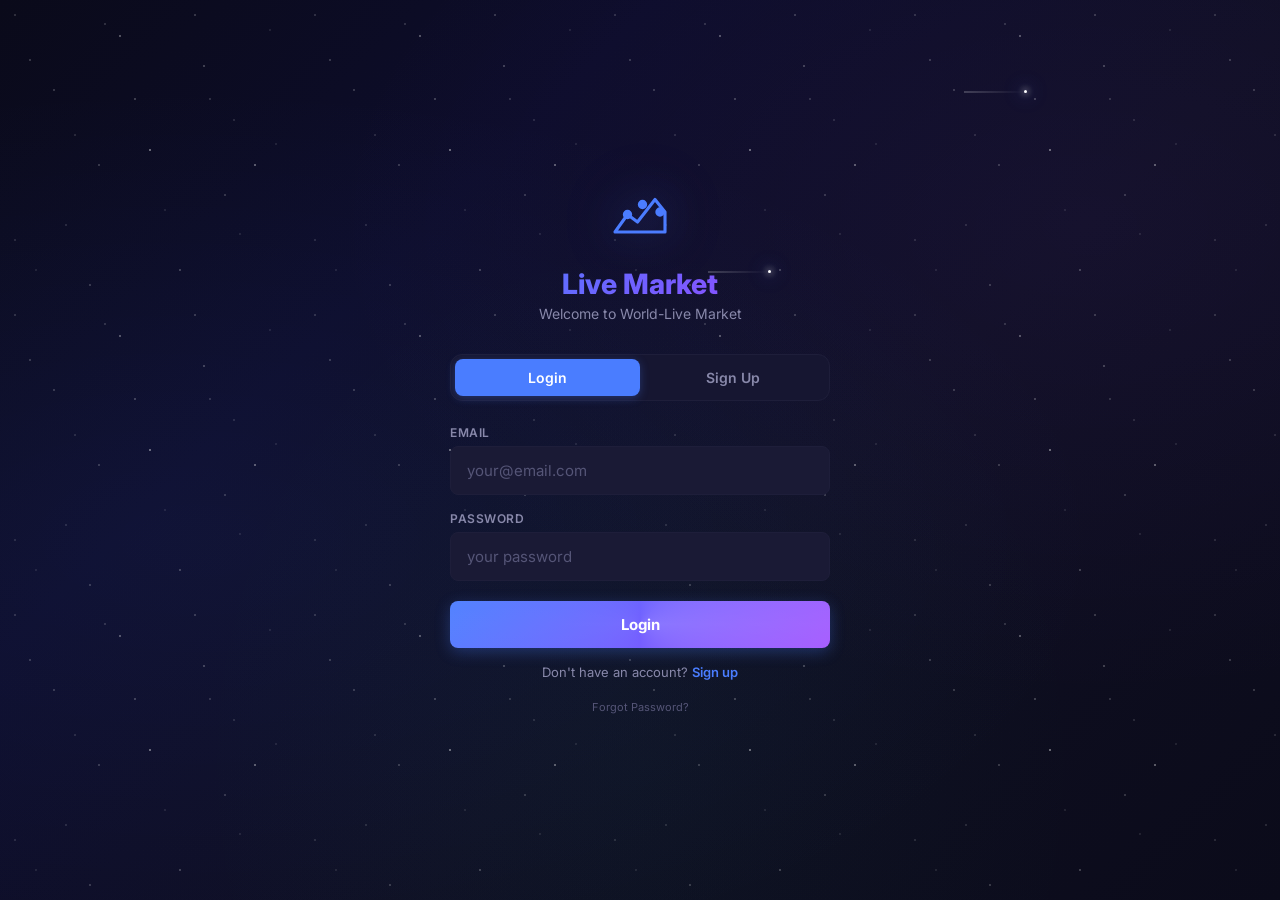
<file: index.html>
<!DOCTYPE html>
<html lang="en">
<head>
<meta charset="UTF-8">
<meta name="viewport" content="width=device-width, initial-scale=1.0, maximum-scale=1.0, user-scalable=no">
<meta name="theme-color" content="#0f0f23" id="metaThemeColor">
<title>Live Market - World-Live Market</title>
<link rel="stylesheet" href="style.css">
<link rel="preconnect" href="https://fonts.googleapis.com">
<link href="https://fonts.googleapis.com/css2?family=Inter:wght@300;400;500;600;700;800&display=swap" rel="stylesheet">
</head>
<body>

<div id="authPage" class="page active">
<div class="shooting-star"></div>
<div class="shooting-star s2"></div>
<div class="auth-container">
<div class="auth-logo">
<div class="logo-icon">
<svg class="auth-market-icon" viewBox="0 0 48 48" fill="none" stroke="url(#lg)" stroke-width="2.5" stroke-linecap="round" stroke-linejoin="round">
<defs><linearGradient id="lg" x1="0" y1="0" x2="48" y2="48"><stop offset="0%" stop-color="#4a7dff"/><stop offset="100%" stop-color="#9945FF"/></linearGradient></defs>
<path d="M4 36l10-14 8 6 14-18 8 10v16H4z"/>
<circle cx="14" cy="22" r="2.5" fill="url(#lg)"/>
<circle cx="26" cy="14" r="2.5" fill="url(#lg)"/>
<circle cx="40" cy="20" r="2.5" fill="url(#lg)"/>
</svg>
</div>
<h1>Live Market</h1>
<p class="auth-subtitle">Welcome to World-Live Market</p>
</div>
<div class="auth-tabs">
<button class="auth-tab active" data-tab="login">Login</button>
<button class="auth-tab" data-tab="signup">Sign Up</button>
</div>
<form id="loginForm" class="auth-form active">
<div class="input-group"><label>Email</label><input type="email" id="loginEmail" placeholder="your@email.com" required></div>
<div class="input-group"><label>Password</label><input type="password" id="loginPassword" placeholder="your password" required></div>
<button type="submit" class="auth-btn primary-btn">Login</button>
<p class="auth-switch">Don't have an account? <a href="#" id="switchToSignup">Sign up</a></p>
<p class="auth-switch" style="margin-top:4px;font-size:11px;color:var(--text3)"><a href="#" id="forgotPwdLink" style="color:var(--text3);font-weight:400">Forgot Password?</a></p>
</form>
<form id="signupForm" class="auth-form">
<div class="input-group"><label>Email</label><input type="email" id="signupEmail" placeholder="your@email.com" required></div>
<div class="input-group"><label>Password</label><input type="password" id="signupPassword" placeholder="Min 6 characters" required minlength="6"></div>
<div class="input-group"><label>Confirm Password</label><input type="password" id="signupConfirm" placeholder="Confirm password" required minlength="6"></div>
<button type="submit" class="auth-btn primary-btn">Create Account</button>
<p class="auth-switch">Already have an account? <a href="#" id="switchToLogin">Login</a></p>
</form>
<div id="authError" class="auth-error hidden"></div>
</div>
</div>

<div id="loadingPage" class="page">
<div class="loading-container">
<div class="loader-ring"><div class="loader-coin">
<svg class="loader-stock" viewBox="0 0 40 40" fill="none" stroke="#4a7dff" stroke-width="2.5" stroke-linecap="round" stroke-linejoin="round">
<path d="M4 34l8-12 6 5 10-16 8 10v13H4z"/>
<circle cx="12" cy="22" r="2" fill="#4a7dff"/>
<circle cx="22" cy="11" r="2" fill="#4a7dff"/>
<circle cx="34" cy="17" r="2" fill="#4a7dff"/>
</svg>
</div></div>
<h2 class="loading-title">Loading Your Dashboard</h2>
<div class="loading-bar"><div class="loading-bar-fill" id="loadingBarFill"></div></div>
<p class="loading-subtitle" id="loadingStatus">Fetching real-time market data...</p>
</div>
</div>

<div id="dashboardPage" class="page">
<header class="dashboard-header">
<div class="header-top">
<div class="header-left"><h2 class="greeting" id="greetingText">Hello, User</h2><p class="header-date" id="currentDate"></p></div>
<div class="header-right"><div class="live-toggle" id="liveToggle"><div class="connection-dot" id="connectionDot"></div><span class="connection-text" id="connectionText">Live</span><span class="toggle-arrow">&#9660;</span></div><div class="toggle-dropdown hidden" id="toggleDropdown"><div class="toggle-option active" data-mode="on"><span class="toggle-dot on"></span><span>On</span></div><div class="toggle-option" data-mode="off"><span class="toggle-dot off"></span><span>Off</span></div></div></div>
</div>
</header>

<main class="dashboard-content">

<div id="homePage" class="tab-content active">
<div class="portfolio-card" id="portfolioCard">
<p class="portfolio-label">World Live Market</p>
<h1 class="portfolio-value" id="portfolioValue">$0.00</h1>
<div class="portfolio-change" id="portfolioChange"><span class="change-indicator">&#9679;</span><span id="marketStatus">Live 24h</span></div>
</div>
<div class="section-header"><h3>Top Cryptocurrencies</h3><span class="update-badge" id="updateBadge">Live</span></div>
<div class="crypto-list" id="homeCryptoList"></div>
</div>

<div id="marketPage" class="tab-content">
<div class="market-search"><input type="text" id="marketSearch" placeholder="Search coins..." autocomplete="off"></div>
<div class="section-header"><h3>Forex Analytical Board</h3><span class="coin-count" id="coinCount">0 coins</span></div>
<div class="market-summary-strip">
<div class="summary-item"><span class="summary-label">BTC Dominance</span><span class="summary-value" id="btcDominance">--%</span></div>
<div class="summary-item"><span class="summary-label">Total Vol 24H</span><span class="summary-value" id="totalVolume">--</span></div>
<div class="summary-item"><span class="summary-label">Top Gainer</span><span class="summary-value positive" id="topGainers">--</span></div>
<div class="summary-item"><span class="summary-label">Top Loser</span><span class="summary-value negative" id="topLosers">--</span></div>
</div>
<div class="analytical-board" id="marketCryptoList"></div>

<div class="market-section">
<div class="section-header"><h3>&#127758; Top 15 Stock Markets by Country</h3><span class="update-badge" id="countryUpdateBadge">Live</span></div>
<div class="country-stocks-grid" id="countryStocksGrid"></div>
</div>

<div class="market-section">
<div class="section-header"><h3>&#128187; Tech Giants Stocks</h3><span class="update-badge" id="techUpdateBadge">Live</span></div>
<div class="crypto-list" id="techStocksList"></div>
</div>
</div>

<div id="notifPage" class="tab-content">
<div class="section-header"><h3>&#128276; Alerts &amp; Updates</h3><button class="notif-clear-btn" id="notifClearAll">Clear All</button></div>
<div class="notif-page-list" id="notifPageList">
<div class="notif-empty-state">
<div class="notif-empty-icon">&#128276;</div>
<div class="notif-empty-title">No notifications yet</div>
<div class="notif-empty-desc">You'll receive market updates, price alerts, and system messages here.</div>
</div>
</div>
</div>

<div id="portfolioPage" class="tab-content">
<div class="section-header"><h3>&#128188; Wallet & Portfolio</h3><span class="portfolio-balance" id="portfolioBalanceLabel">Balance: <strong id="portfolioBalanceVal">$10,000.00</strong></span></div>
<div class="portfolio-summary-strip">
<div class="ps-item"><span class="ps-label">Total Value</span><span class="ps-value" id="psTotalVal">$0.00</span></div>
<div class="ps-item"><span class="ps-label">P&L Today</span><span class="ps-value" id="psPnl">$0.00</span></div>
<div class="ps-item"><span class="ps-label">Open Trades</span><span class="ps-value" id="psTrades">0</span></div>
<div class="ps-item"><span class="ps-label">Win Rate</span><span class="ps-value" id="psWinRate">0%</span></div>
</div>
<div class="wallet-actions">
<button class="wallet-action-btn" id="walletDepositBtn"><span class="wa-icon">&#11014;</span><span class="wa-label">Receive</span></button>
<button class="wallet-action-btn" id="walletWithdrawBtn"><span class="wa-icon">&#11015;</span><span class="wa-label">Send</span></button>
<button class="wallet-action-btn" id="walletHistoryBtn"><span class="wa-icon">&#128214;</span><span class="wa-label">History</span></button>
</div>
<div class="section-header" style="margin-top:12px"><h3>&#128200; Holdings</h3></div>
<div class="portfolio-holdings" id="portfolioHoldings">
<div class="admin-empty">No open positions. Start trading now!</div>
</div>
<div class="section-header" style="margin-top:12px"><h3>&#128214; Transaction History</h3></div>
<div class="portfolio-history" id="portfolioHistory">
<div class="admin-empty">No transaction history yet.</div>
</div>
</div>

<div id="shieldPage" class="tab-content">
<div id="shieldProxyContainer"></div>
<div class="shield-account-section" style="margin-top:16px;padding:0 4px">
<div class="sp-header" style="margin-bottom:12px">
<div class="sp-shield-icon shield-pulse">&#128737;</div>
<div class="sp-title">Account Security</div>
<div class="sp-status-badge sp-secure">AES-256</div>
</div>
<div class="sp-stats">
<div class="sp-stat"><span class="sp-stat-label">Password Protection</span><span class="sp-stat-val sp-green"><span class="sp-dot-pulse"></span> Active</span></div>
<div class="sp-stat"><span class="sp-stat-label">2FA Authentication</span><span class="sp-stat-val" id="shield2faStatus" style="color:var(--text3)">Not Enabled</span></div>
<div class="sp-stat"><span class="sp-stat-label">Login Sessions</span><span class="sp-stat-val" style="color:var(--text)">1 Active</span></div>
<div class="sp-stat"><span class="sp-stat-label">Data Encryption</span><span class="sp-stat-val sp-green">AES-256</span></div>
</div>
<button class="profile-action-btn secondary-btn" id="shieldChangePasswordBtn"><span class="action-icon">&#128273;</span><span>Change Password</span></button>
<div class="sp-security-tips" style="margin-top:12px">
<div class="spt-title"><span class="spt-title-icon">&#9889;</span> Security Checklist</div>
<div class="spt-item spt-done spt-anim"><span class="spt-icon">&#9989;</span><span class="spt-text">Strong Password Set</span></div>
<div class="spt-item spt-anim"><span class="spt-icon">&#9898;</span><span class="spt-text">Two-Factor Authentication</span></div>
<div class="spt-item spt-done spt-anim"><span class="spt-icon">&#9989;</span><span class="spt-text">Data Encrypted (AES-256)</span></div>
<div class="spt-item spt-done spt-anim"><span class="spt-icon">&#9989;</span><span class="spt-text">Session Monitoring Active</span></div>
</div>
</div>
</div>

<div id="adminPage" class="tab-content">
<div id="adminControlPanel">
<div class="admin-header">
<div class="admin-header-top">
<h3>&#128272; Admin Control Panel</h3>
<span class="admin-badge">SECURE</span>
</div>
<p class="admin-subtitle">Manage all registered user accounts</p>
</div>

<div class="admin-stats-row">
<div class="admin-stat-card"><span class="admin-stat-label">Total Users</span><span class="admin-stat-value" id="adminTotalUsers">0</span></div>
<div class="admin-stat-card"><span class="admin-stat-label">Active</span><span class="admin-stat-value" id="adminActiveUsers">0</span></div>
<div class="admin-stat-card"><span class="admin-stat-label">Blocked</span><span class="admin-stat-value" id="adminBlockedUsers">0</span></div>
<div class="admin-stat-card"><span class="admin-stat-label">Online</span><span class="admin-stat-value" id="adminOnlineUsers">0</span></div>
</div>

<div class="admin-search-bar">
<input type="text" id="adminSearch" placeholder="Search users by email or name..." autocomplete="off">
</div>

<div class="admin-section">
<div class="section-header"><h3>&#128100; Registered Users</h3><button class="admin-refresh-btn" id="adminRefreshBtn">&#8635; Refresh</button></div>
<div class="admin-table-wrap">
<div id="adminUsersList">
<div class="admin-empty">No users registered yet</div>
</div>
</div>
</div>

<div class="admin-section">
<div class="section-header"><h3>&#128214; Activity Log</h3></div>
<div class="admin-log-list" id="adminLogList">
<div class="admin-empty">No activity recorded yet</div>
</div>
</div>

<div class="admin-section">
<div class="section-header"><h3>&#9881; Admin Settings</h3></div>
<div class="admin-settings-card">
<button class="admin-setting-btn" id="adminChangePwdBtn"><span class="admin-setting-icon">&#128273;</span><span class="admin-setting-text">Change Admin Password</span><span class="admin-setting-arrow">&gt;</span></button>
<button class="admin-setting-btn" id="adminThemeToggle"><span class="admin-setting-icon" id="adminThemeIcon">&#127769;</span><span class="admin-setting-text" id="adminThemeText">Dark Mode</span><span class="admin-setting-arrow">&gt;</span></button>
</div>
</div>
</div>
  
  <div id="profilePage" class="tab-content">
<div class="profile-card"><div class="profile-avatar"><span id="profileAvatarLetter">U</span></div><h2 class="profile-name" id="profileName">User</h2><p class="profile-email" id="profileEmail">user@email.com</p></div>

<div class="profile-section collapsible">
<div class="section-header collapse-header" onclick="toggleCollapse(this)">
<h3>Account Information</h3>
<span class="collapse-arrow">&#9660;</span>
</div>
<div class="collapse-content">
<div class="profile-info-list">
<div class="info-item"><span class="info-label">Email</span><span class="info-value" id="accEmail">user@email.com</span></div>
<div class="info-item"><span class="info-label">Username</span><span class="info-value" id="accUsername">user</span></div>
<div class="info-item"><span class="info-label">Member Since</span><span class="info-value" id="accMemberSince">Today</span></div>
<div class="info-item"><span class="info-label">Last Login</span><span class="info-value" id="accLastLogin">Just now</span></div>
<div class="info-item"><span class="info-label">Account Status</span><span class="info-value status-active">Active</span></div>
<div class="info-item"><span class="info-label">Account ID</span><span class="info-value" id="accId">--</span></div>
<div class="info-item"><span class="info-label">Timezone</span><span class="info-value" id="accTimezone">--</span></div>
</div>
</div>
</div>



<div class="profile-section collapsible">
<div class="section-header collapse-header" onclick="toggleCollapse(this)">
<h3>Appearance</h3>
<span class="collapse-arrow">&#9660;</span>
</div>
<div class="collapse-content">
<div class="theme-toggle-card">
<p class="theme-desc">Choose your preferred background theme</p>
<div class="theme-options">
<button class="theme-option active" id="themeDark"><span class="theme-icon">&#127769;</span><span class="theme-name">Dark Mode</span></button>
<button class="theme-option" id="themeLight"><span class="theme-icon">&#127774;</span><span class="theme-name">Light Mode</span></button>
</div>
</div>
</div>
</div>

<div class="profile-section collapsible">
<div class="section-header collapse-header" onclick="toggleCollapse(this)">
<h3>Support</h3>
<span class="collapse-arrow">&#9660;</span>
</div>
<div class="collapse-content">
<div class="support-card" id="emailSupport"><div class="support-icon">&#9993;</div><div class="support-info"><div class="support-title">Email Support</div><div class="support-desc">support@live-market.app</div></div><div class="support-arrow">&gt;</div></div>
<div class="support-card" id="faqSupport"><div class="support-icon">&#10068;</div><div class="support-info"><div class="support-title">FAQ</div><div class="support-desc">Frequently asked questions</div></div><div class="support-arrow">&gt;</div></div>
<div class="support-card" id="bugReport"><div class="support-icon">&#128196;</div><div class="support-info"><div class="support-title">Report a Bug</div><div class="support-desc">Report issues to our team</div></div><div class="support-arrow">&gt;</div></div>
</div>
</div>

<div class="profile-section collapsible">
<div class="section-header collapse-header" onclick="toggleCollapse(this)">
<h3>Terms and Privacy</h3>
<span class="collapse-arrow">&#9660;</span>
</div>
<div class="collapse-content">
<div class="legal-links">
<button class="legal-btn" id="termsBtn"><span class="legal-icon">&#128196;</span><span>Terms of Service</span><span class="legal-arrow">&gt;</span></button>
<button class="legal-btn" id="privacyBtn"><span class="legal-icon">&#128274;</span><span>Privacy Policy</span><span class="legal-arrow">&gt;</span></button>
<button class="legal-btn" id="cookiesBtn"><span class="legal-icon">&#127850;</span><span>Cookie Policy</span><span class="legal-arrow">&gt;</span></button>
</div>
</div>
</div>

<div class="profile-actions"><button class="profile-action-btn" id="logoutBtn"><span class="action-icon">DOOR</span><span>Logout</span></button></div>
<div class="admin-profile-badge">
  <span class="apb-icon">&#128272;</span>
  <div class="apb-info">
    <div class="apb-title">Admin Panel</div>
    <div class="apb-desc">admin@livemarket.app</div>
  </div>
  <span class="apb-arrow">&gt;</span>
</div>
<div class="profile-footer"><p>Live Market v2.0</p><p>Powered by CoinGecko API</p></div>
</div>

</main>

<nav class="bottom-nav">
<button class="nav-btn active" data-tab="homePage">
  <span class="nav-icon-frame">
    <svg class="nav-svg" viewBox="0 0 24 24" fill="none" stroke="currentColor" stroke-width="2" stroke-linecap="round" stroke-linejoin="round">
      <path d="M3 12l2-2m0 0l7-7 7 7M5 10v10a1 1 0 001 1h3m10-11l2 2m-2-2v10a1 1 0 01-1 1h-3m-6 0a1 1 0 001-1v-4a1 1 0 011-1h2a1 1 0 011 1v4a1 1 0 001 1m-6 0h6"/>
    </svg>
  </span>
  <span class="nav-label">Home</span>
</button>
<button class="nav-btn" data-tab="marketPage">
  <span class="nav-icon-frame">
    <svg class="nav-svg" viewBox="0 0 24 24" fill="none" stroke="currentColor" stroke-width="2" stroke-linecap="round" stroke-linejoin="round">
      <path d="M4 20h16M6 16V9m4 7V5m4 11v-5m4 5v-2"/>
    </svg>
  </span>
  <span class="nav-label">Market</span>
</button>
<button class="nav-btn" data-tab="portfolioPage">
  <span class="nav-icon-frame">
    <svg class="nav-svg" viewBox="0 0 24 24" fill="none" stroke="currentColor" stroke-width="2" stroke-linecap="round" stroke-linejoin="round">
      <path d="M12 2l3.09 6.26L22 9.27l-5 4.87 1.18 6.88L12 17.77l-6.18 3.25L7 14.14 2 9.27l6.91-1.01L12 2z"/>
    </svg>
  </span>
  <span class="nav-label">Wallet</span>
</button>
<button class="nav-btn" id="navNotif" data-tab="notifPage">
  <span class="nav-icon-frame">
    <svg class="nav-svg" viewBox="0 0 24 24" fill="none" stroke="currentColor" stroke-width="2" stroke-linecap="round" stroke-linejoin="round">
      <path d="M18 8A6 6 0 006 8c0 7-3 9-3 9h18s-3-2-3-9"/>
      <path d="M13.73 21a2 2 0 01-3.46 0"/>
    </svg>
    <span class="nav-notif-badge hidden" id="navNotifBadge">0</span>
  </span>
  <span class="nav-label">Alerts</span>
</button>
<button class="nav-btn" data-tab="profilePage">
  <span class="nav-icon-frame">
    <svg class="nav-svg" viewBox="0 0 24 24" fill="none" stroke="currentColor" stroke-width="2" stroke-linecap="round" stroke-linejoin="round">
      <path d="M20 21v-2a4 4 0 00-4-4H8a4 4 0 00-4 4v2"/>
      <circle cx="12" cy="7" r="4"/>
    </svg>
  </span>
  <span class="nav-label">Profile</span>
</button>
<button class="nav-btn" id="adminNavBtn" data-tab="shieldPage">
  <span class="nav-icon-frame">
    <svg class="nav-svg" viewBox="0 0 24 24" fill="none" stroke="currentColor" stroke-width="2" stroke-linecap="round" stroke-linejoin="round">
      <path d="M12 22s8-4 8-10V5l-8-3-8 3v7c0 6 8 10 8 10z"/>
    </svg>
  </span>
  <span class="nav-label">Shield</span>
</button>
</nav>

<div id="legalModal" class="modal-overlay hidden"><div class="modal-content"><div class="modal-header"><h3 id="modalTitle">Terms</h3><button class="modal-close" id="modalCloseBtn">X</button></div><div class="modal-body" id="modalBody"></div></div></div>
<div id="faqModal" class="modal-overlay hidden"><div class="modal-content"><div class="modal-header"><h3>FAQ</h3><button class="modal-close" id="faqCloseBtn">X</button></div><div class="modal-body"><div class="faq-item"><div class="faq-question">How often is data updated?</div><div class="faq-answer">Crypto prices are fetched every 30 seconds from CoinGecko API.</div></div><div class="faq-item"><div class="faq-question">Is my data secure?</div><div class="faq-answer">Credentials encrypted and stored locally in your browser only.</div></div><div class="faq-item"><div class="faq-question">Which coins are tracked?</div><div class="faq-answer">Top 50 by market cap including BTC, ETH, SOL and more.</div></div><div class="faq-item"><div class="faq-question">Is there a fee?</div><div class="faq-answer">No, completely free. Powered by CoinGecko API.</div></div></div></div></div>
<div id="bugModal" class="modal-overlay hidden"><div class="modal-content"><div class="modal-header"><h3>Report a Bug</h3><button class="modal-close" id="bugCloseBtn">X</button></div><div class="modal-body"><p class="bug-intro">Describe the issue below.</p><textarea id="bugReportText" class="bug-textarea" placeholder="Describe the bug..." rows="5"></textarea><button class="auth-btn primary-btn" id="submitBugBtn">Submit Report</button></div></div></div>
<div id="passwordModal" class="modal-overlay hidden"><div class="modal-content"><div class="modal-header"><h3>Change Password</h3><button class="modal-close" id="passwordCloseBtn">X</button></div><div class="modal-body"><form id="changePasswordForm"><div class="input-group"><label>Current Password</label><input type="password" id="currentPassword" placeholder="Current password" required></div><div class="input-group"><label>New Password</label><input type="password" id="newPassword" placeholder="Min 6 chars" required minlength="6"></div><div class="input-group"><label>Confirm New Password</label><input type="password" id="confirmNewPassword" placeholder="Confirm" required minlength="6"></div><button type="submit" class="auth-btn primary-btn">Update Password</button></form><div id="passwordError" class="auth-error hidden"></div><div id="passwordSuccess" class="auth-success hidden">Password updated!</div></div></div></div>

<div id="adminLoginModal" class="modal-overlay hidden"><div class="modal-content"><div class="modal-header"><h3>&#128272; Admin Login</h3><button class="modal-close" id="adminLoginClose">X</button></div><div class="modal-body"><div class="input-group"><label>Admin Password</label><input type="password" id="adminLoginPassword" placeholder="Enter admin password" required></div><button class="auth-btn primary-btn" id="adminLoginSubmitBtn">Authenticate</button><div id="adminLoginError" class="auth-error hidden"></div></div></div></div>

<div id="coinModal" class="modal-overlay hidden"><div class="modal-content"><div class="modal-header"><div class="coin-modal-header"><div class="coin-modal-icon" id="coinModalIcon"></div><div><h3 id="coinModalName">Bitcoin</h3><span class="coin-modal-symbol" id="coinModalSymbol">BTC</span></div></div><button class="modal-close" id="coinModalClose">X</button></div><div class="modal-body"><div class="coin-modal-price"><span class="coin-modal-price-val" id="coinModalPrice">$0.00</span><span class="coin-modal-price-chg" id="coinModalChange">+0.00%</span></div><div class="coin-modal-chart" id="coinModalChart"><svg class="sparkline-svg" viewBox="0 0 300 80" preserveAspectRatio="none" id="sparklineSvg"><path id="sparklinePath" d="" fill="none" stroke-width="2"/></svg></div><div class="coin-modal-stats"><div class="cms-row"><span class="cms-label">Market Cap</span><span class="cms-value" id="cmsMcap">--</span></div><div class="cms-row"><span class="cms-label">24h Volume</span><span class="cms-value" id="cmsVol">--</span></div><div class="cms-row"><span class="cms-label">24h High</span><span class="cms-value" id="cmsHigh">--</span></div><div class="cms-row"><span class="cms-label">24h Low</span><span class="cms-value" id="cmsLow">--</span></div><div class="cms-row"><span class="cms-label">Rank</span><span class="cms-value" id="cmsRank">--</span></div><div class="cms-row"><span class="cms-label">All-Time High</span><span class="cms-value" id="cmsAth">--</span></div></div><div class="trade-actions" id="tradeActions"><button class="trade-btn trade-buy" id="tradeBuyBtn">&#9650; Buy</button><button class="trade-btn trade-sell" id="tradeSellBtn">&#9660; Sell</button></div></div></div></div>

<div id="tradeModal" class="modal-overlay hidden"><div class="modal-content trade-modal-content"><div class="modal-header"><h3 id="tradeModalTitle">Buy Bitcoin</h3><button class="modal-close" id="tradeModalClose">X</button></div><div class="modal-body"><div class="trade-modal-price"><span id="tradeModalPrice">$0.00</span><span id="tradeModalBalance">Balance: <strong id="tradeModalBalVal">$10,000</strong></span></div><div class="trade-form"><div class="trade-input-group"><label>Amount (USD)</label><input type="number" id="tradeAmount" placeholder="0.00" min="1" step="1"></div><div class="trade-input-group"><label>Quantity</label><input type="text" id="tradeQuantity" readonly placeholder="0.0000"></div><div class="trade-summary"><div class="ts-row"><span>Price per unit</span><span id="tsPrice">$0.00</span></div><div class="ts-row"><span>Total</span><span id="tsTotal">$0.00</span></div><div class="ts-row"><span>Fee (0.1%)</span><span id="tsFee">$0.00</span></div></div><button class="trade-execute-btn" id="tradeExecuteBtn">Execute Buy Order</button><div id="tradeError" class="auth-error hidden"></div><div id="tradeSuccess" class="auth-success hidden">Order executed successfully!</div></div></div></div></div>

<div id="walletReceiveModal" class="modal-overlay hidden"><div class="modal-content"><div class="modal-header"><h3>&#11014; Receive Funds</h3><button class="modal-close" id="walletReceiveClose">X</button></div><div class="modal-body"><div class="wallet-receive-content"><p class="wr-desc">Select a cryptocurrency to receive funds:</p><div class="wr-coin-list" id="wrCoinList"></div><div class="wr-address-box hidden" id="wrAddressBox"><div class="wr-coin-icon" id="wrCoinIcon">&#128176;</div><div class="wr-coin-title" id="wrCoinTitle">Bitcoin</div><div class="wr-address-label">Your deposit address:</div><div class="wr-address-value" id="wrAddressValue">bc1q...</div><button class="wr-copy-btn" id="wrCopyBtn">&#128203; Copy Address</button><div class="wr-qr-note">Share this address to receive funds. Network confirmations may take a few minutes.</div></div></div></div></div></div>

<div id="walletSendModal" class="modal-overlay hidden"><div class="modal-content"><div class="modal-header"><h3>&#11015; Send Funds</h3><button class="modal-close" id="walletSendClose">X</button></div><div class="modal-body"><div class="wallet-send-content"><div class="ws-input-group"><label>Select Asset</label><select id="wsAssetSelect"><option value="">Choose asset...</option></select></div><div class="ws-input-group"><label>Recipient Address</label><input type="text" id="wsAddressInput" placeholder="Enter wallet address"></div><div class="ws-input-group"><label>Amount</label><input type="number" id="wsAmountInput" placeholder="0.00" min="0.0001" step="any"></div><div class="ws-balance-info">Available: <strong id="wsAvailableBal">0</strong></div><button class="trade-execute-btn" id="wsSendBtn">&#11015; Send</button><div id="wsError" class="auth-error hidden"></div><div id="wsSuccess" class="auth-success hidden">Transaction submitted successfully!</div></div></div></div></div>

</div>

<script src="script.js"></script>
</body>
</html>
</file>
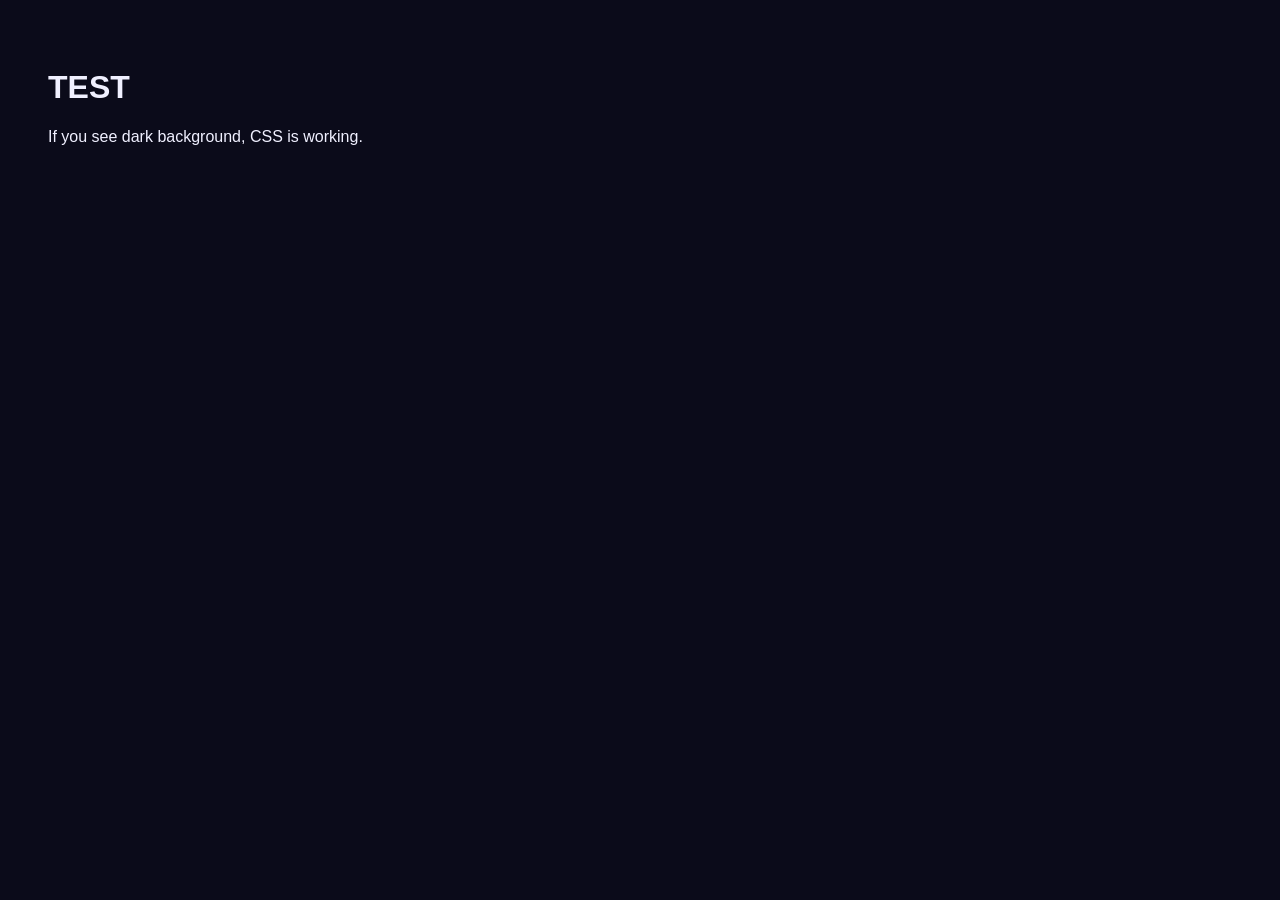
<file: dashboard.html>
<!DOCTYPE html>
<html>
<head><meta charset="UTF-8"><title>Test</title>
<style>body{background:#0b0b1a;color:#f0f0ff;font-family:sans-serif;padding:40px}</style>
</head>
<body><h1>TEST</h1><p>If you see dark background, CSS is working.</p></body>
</html>
</file>
<file: style.css>
:root{--bg:#0b0b1a;--bg2:#111128;--card:#161631;--input:#1a1a35;--text:#f0f0ff;--text2:#8888aa;--text3:#555577;--blue:#4a7dff;--purple:#9945FF;--green:#16c784;--red:#ea3943;--border:#1e1e3a}
body.light-theme{--bg:#f4f6fb;--bg2:#fff;--card:#fff;--input:#f0f2f8;--text:#1a1d2e;--text2:#6b7280;--text3:#9ca3af;--border:#e5e7eb}
*{margin:0;padding:0;box-sizing:border-box}
html,body{height:100%;overflow:hidden;font-family:Inter,sans-serif}
body{background:var(--bg);color:var(--text);-webkit-font-smoothing:antialiased;transition:background .3s}
input,button,textarea{font-family:inherit;outline:none;border:none}
a{color:var(--blue);text-decoration:none}
.hidden{display:none!important}
.page{display:none;position:fixed;top:0;left:0;width:100%;height:100%;z-index:1;overflow-y:auto;background:var(--bg);transition:background .3s}
.page.active{display:flex;z-index:2}
#authPage{flex-direction:column;justify-content:center;align-items:center;padding:20px;background:linear-gradient(135deg,#0a0a1a,#0d0d2b 30%,#0f0f23 60%,#0b0b1a);position:relative;overflow:hidden}
#authPage::before{content:'';position:absolute;top:0;left:0;right:0;bottom:0;background:radial-gradient(ellipse at 15% 60%,rgba(74,125,255,0.06) 0%,transparent 60%),radial-gradient(ellipse at 85% 25%,rgba(153,69,255,0.05) 0%,transparent 50%),radial-gradient(ellipse at 50% 85%,rgba(22,199,132,0.03) 0%,transparent 50%);pointer-events:none;z-index:0}
#authPage::after{content:'';position:absolute;top:0;left:0;right:0;bottom:0;background-image:radial-gradient(1px 1px at 10% 20%,rgba(255,255,255,0.6),transparent),radial-gradient(1px 1px at 25% 45%,rgba(255,255,255,0.4),transparent),radial-gradient(1.2px 1.2px at 40% 12%,rgba(255,255,255,0.7),transparent),radial-gradient(1px 1px at 55% 70%,rgba(255,255,255,0.3),transparent),radial-gradient(1px 1px at 70% 33%,rgba(255,255,255,0.5),transparent),radial-gradient(1.5px 1.5px at 85% 55%,rgba(255,255,255,0.6),transparent),radial-gradient(1px 1px at 5% 80%,rgba(255,255,255,0.4),transparent),radial-gradient(1.2px 1.2px at 60% 90%,rgba(255,255,255,0.5),transparent),radial-gradient(1px 1px at 90% 10%,rgba(255,255,255,0.3),transparent),radial-gradient(1px 1px at 33% 55%,rgba(255,255,255,0.6),transparent),radial-gradient(1px 1px at 78% 40%,rgba(255,255,255,0.4),transparent),radial-gradient(1.2px 1.2px at 45% 33%,rgba(255,255,255,0.5),transparent),radial-gradient(1px 1px at 12% 90%,rgba(255,255,255,0.3),transparent),radial-gradient(1px 1px at 65% 5%,rgba(255,255,255,0.6),transparent),radial-gradient(1px 1px at 22% 75%,rgba(255,255,255,0.4),transparent),radial-gradient(1.5px 1.5px at 50% 50%,rgba(255,255,255,0.7),transparent),radial-gradient(1px 1px at 80% 78%,rgba(255,255,255,0.3),transparent),radial-gradient(1px 1px at 35% 8%,rgba(255,255,255,0.5),transparent),radial-gradient(1.2px 1.2px at 75% 65%,rgba(255,255,255,0.4),transparent),radial-gradient(1px 1px at 18% 30%,rgba(255,255,255,0.6),transparent),radial-gradient(1px 1px at 92% 48%,rgba(255,255,255,0.3),transparent),radial-gradient(1px 1px at 5% 5%,rgba(255,255,255,0.5),transparent),radial-gradient(1.5px 1.5px at 68% 22%,rgba(255,255,255,0.4),transparent),radial-gradient(1px 1px at 30% 95%,rgba(255,255,255,0.6),transparent);background-size:300px 300px;background-repeat:repeat;pointer-events:none;z-index:0;animation:twinkle 4s ease-in-out infinite alternate}
@keyframes twinkle{0%{opacity:.6}50%{opacity:1}100%{opacity:.7}}
.shooting-star{position:absolute;width:3px;height:3px;background:#fff;border-radius:50%;z-index:0;pointer-events:none;top:10%;left:80%;box-shadow:0 0 6px 2px rgba(255,255,255,0.3),0 0 20px 6px rgba(74,125,255,0.1);animation:shoot1 6s ease-in-out infinite}
.shooting-star.s2{top:30%;left:60%;animation:shoot2 8s ease-in-out infinite;animation-delay:3s}
.shooting-star::before{content:'';position:absolute;top:50%;right:100%;width:60px;height:1px;background:linear-gradient(to left,transparent,rgba(255,255,255,0.4));transform:translateY(-50%)}
@keyframes shoot1{0%,100%{transform:translate(0,0) scale(1);opacity:0}2%{opacity:1}4%{transform:translate(-120px,80px) scale(0.5);opacity:0}92%,100%{opacity:0}}
@keyframes shoot2{0%,100%{transform:translate(0,0) scale(1);opacity:0}2%{opacity:1}4%{transform:translate(-100px,60px) scale(0.5);opacity:0}92%,100%{opacity:0}}
body.light-theme #authPage{background:linear-gradient(135deg,#e8ecf8,#dde0f0 30%,#f0f2f8 60%,#e8ecf8)}
body.light-theme #authPage::after{opacity:.3}
.auth-container{width:100%;max-width:380px;position:relative;z-index:1}
.auth-logo{text-align:center;margin-bottom:32px}
.logo-icon{font-size:48px;margin-bottom:8px;animation:float 3s ease-in-out infinite}
@keyframes float{0%,100%{transform:translateY(0)}50%{transform:translateY(-8px)}}
.auth-logo h1{font-size:28px;font-weight:800;background:linear-gradient(135deg,var(--blue),var(--purple));-webkit-background-clip:text;-webkit-text-fill-color:transparent;background-clip:text}
.auth-market-icon{width:60px;height:60px}
.loader-stock{width:36px;height:36px;animation:raising 1s ease-in-out infinite;display:block}
@keyframes raising{0%,100%{transform:translateY(0)}50%{transform:translateY(-10px)}}
.auth-subtitle{color:var(--text2);font-size:14px;margin-top:4px}
.auth-tabs{display:flex;background:var(--card);border-radius:12px;padding:4px;margin-bottom:24px;border:1px solid var(--border)}
.auth-tab{flex:1;padding:10px;text-align:center;font-size:14px;font-weight:600;color:var(--text2);background:transparent;border-radius:8px;cursor:pointer;transition:all .3s}
.auth-tab.active{background:var(--blue);color:#fff;box-shadow:0 2px 10px rgba(74,125,255,0.3)}
.auth-form{display:none;flex-direction:column;gap:16px}
.auth-form.active{display:flex}
.input-group{display:flex;flex-direction:column;gap:6px}
.input-group label{font-size:12px;font-weight:600;color:var(--text2);text-transform:uppercase;letter-spacing:.5px}
.input-group input{padding:14px 16px;background:var(--input);border:1px solid var(--border);border-radius:8px;color:var(--text);font-size:15px;transition:all .3s}
.input-group input:focus{border-color:var(--blue);box-shadow:0 0 0 3px rgba(74,125,255,0.15)}
.input-group input::placeholder{color:var(--text3)}
.auth-btn{padding:14px;border-radius:8px;font-size:15px;font-weight:700;cursor:pointer;transition:all .3s;margin-top:4px;width:100%}
.primary-btn{background:linear-gradient(135deg,var(--blue),var(--purple));color:#fff;box-shadow:0 4px 15px rgba(74,125,255,0.3);border:none}
.primary-btn:hover{transform:translateY(-1px);box-shadow:0 6px 20px rgba(74,125,255,0.4)}
.auth-switch{text-align:center;font-size:13px;color:var(--text2)}
.auth-switch a{font-weight:600;cursor:pointer}
.auth-error{margin-top:16px;padding:12px 16px;background:rgba(234,57,67,0.1);border:1px solid rgba(234,57,67,0.3);border-radius:8px;color:var(--red);font-size:13px;text-align:center}
#loadingPage{flex-direction:column;justify-content:center;align-items:center;background:linear-gradient(135deg,var(--bg),var(--bg2))}
.loading-container{text-align:center;padding:20px}
.loader-ring{width:80px;height:80px;margin:0 auto 24px;border-radius:50%;border:3px solid transparent;border-top-color:var(--blue);border-right-color:var(--purple);animation:spin 1s linear infinite;position:relative}
.loader-coin{position:absolute;top:50%;left:50%;transform:translate(-50%,-50%);font-size:28px;animation:pulseCoin 1s ease-in-out infinite}
@keyframes spin{to{transform:rotate(360deg)}}
@keyframes pulseCoin{0%,100%{transform:translate(-50%,-50%) scale(1);opacity:1}50%{transform:translate(-50%,-50%) scale(1.1);opacity:.7}}
.loading-title{font-size:20px;font-weight:700;margin-bottom:20px}
.loading-bar{width:240px;height:4px;background:var(--card);border-radius:4px;overflow:hidden;margin:0 auto 16px}
.loading-bar-fill{height:100%;width:0%;background:linear-gradient(90deg,var(--blue),var(--purple));border-radius:4px;transition:width .3s}
.loading-subtitle{font-size:13px;color:var(--text2)}
#dashboardPage{flex-direction:column;padding-bottom:64px}
.dashboard-header{padding:16px 16px 0;flex-shrink:0;background:var(--bg);position:sticky;top:0;z-index:10;transition:background .3s}
.header-top{display:flex;justify-content:space-between;align-items:flex-start;margin-bottom:16px}
.greeting{font-size:18px;font-weight:700}
.header-date{font-size:12px;color:var(--text2);margin-top:2px}
.header-right{display:flex;align-items:center;gap:6px;background:var(--card);padding:6px 12px;border-radius:20px;border:1px solid var(--border);position:relative}
.live-toggle{display:flex;align-items:center;gap:6px;cursor:pointer;user-select:none;-webkit-tap-highlight-color:transparent}
.toggle-arrow{font-size:8px;color:var(--text3);transition:transform .3s}
.live-toggle.active .toggle-arrow{transform:rotate(180deg)}
.toggle-dropdown{position:absolute;top:calc(100% + 6px);right:0;background:var(--card);border:1px solid var(--border);border-radius:12px;overflow:hidden;z-index:50;min-width:100px;box-shadow:0 8px 30px rgba(0,0,0,0.4);animation:fadeIn .15s}
.toggle-option{display:flex;align-items:center;gap:8px;padding:10px 14px;font-size:13px;font-weight:600;color:var(--text2);cursor:pointer;transition:all .2s}
.toggle-option:hover{background:rgba(74,125,255,0.08);color:var(--text)}
.toggle-option.active{color:var(--text)}
.toggle-dot{width:8px;height:8px;border-radius:50%;flex-shrink:0}
.toggle-dot.on{background:var(--green);box-shadow:0 0 8px rgba(22,199,132,0.4)}
.toggle-dot.off{background:var(--text3);box-shadow:none}
.connection-dot{width:8px;height:8px;border-radius:50%;background:var(--green);animation:pulse-dot 2s ease-in-out infinite}
.connection-dot.offline{background:var(--red);animation:none}
@keyframes pulse-dot{0%,100%{opacity:1}50%{opacity:.4}}
.connection-text{font-size:11px;font-weight:600;color:var(--text2)}
.portfolio-card{background:linear-gradient(135deg,#1a1a3a,var(--card));border:1px solid var(--border);border-radius:16px;padding:20px;margin-bottom:16px;position:relative;overflow:hidden;transition:background .3s,border .3s}
.portfolio-label{font-size:12px;color:var(--text2);text-transform:uppercase;letter-spacing:.5px;font-weight:600}
.portfolio-value{font-size:32px;font-weight:800;margin:8px 0;letter-spacing:-.5px}
.portfolio-change{display:flex;align-items:center;gap:4px;font-size:14px;font-weight:600}
.portfolio-change.positive{color:var(--green)}
.portfolio-change.negative{color:var(--red)}
.dashboard-content{flex:1;overflow-y:auto;padding:0 16px 8px}
.tab-content{display:none;animation:fadeSlideIn .3s}
.tab-content.active{display:block}
@keyframes fadeSlideIn{from{opacity:0;transform:translateY(8px)}to{opacity:1;transform:translateY(0)}}
.section-header{display:flex;justify-content:space-between;align-items:center;margin-bottom:12px}
.section-header h3{font-size:16px;font-weight:700}
.update-badge{font-size:11px;font-weight:600;color:var(--green);background:rgba(22,199,132,0.1);padding:4px 10px;border-radius:12px}
.coin-count{font-size:12px;color:var(--text2)}
.crypto-list{display:flex;flex-direction:column;gap:8px;padding-bottom:16px}
.crypto-item{display:flex;align-items:center;padding:12px 14px;background:var(--card);border:1px solid var(--border);border-radius:12px;transition:all .2s}
.crypto-item:active,.crypto-item:hover{background:var(--card);transform:translateY(-1px)}
.crypto-rank{font-size:12px;font-weight:700;color:var(--text3);width:26px;flex-shrink:0}
.crypto-icon{width:36px;height:36px;border-radius:50%;flex-shrink:0;margin-right:10px;overflow:hidden;display:flex;align-items:center;justify-content:center;background:rgba(74,125,255,0.1)}
.crypto-icon img{width:100%;height:100%;object-fit:cover}
.crypto-info{flex:1;min-width:0}
.crypto-name{font-size:14px;font-weight:600;white-space:nowrap;overflow:hidden;text-overflow:ellipsis}
.crypto-symbol{font-size:11px;color:var(--text2);text-transform:uppercase;font-weight:500}
.crypto-price{text-align:right;flex-shrink:0}
.crypto-price-value{font-size:14px;font-weight:700;white-space:nowrap}
.crypto-price-change{font-size:12px;font-weight:600;white-space:nowrap}
.crypto-price-change.positive{color:var(--green)}
.crypto-price-change.negative{color:var(--red)}
.market-search{margin-bottom:12px;padding-top:4px}
.market-search input{width:100%;padding:12px 16px;background:var(--card);border:1px solid var(--border);border-radius:12px;color:var(--text);font-size:15px;transition:all .3s}
.market-search input:focus{border-color:var(--blue);box-shadow:0 0 0 3px rgba(74,125,255,0.15)}
.market-search input::placeholder{color:var(--text3)}
.market-summary-strip{display:grid;grid-template-columns:1fr 1fr 1fr 1fr;gap:6px;margin-bottom:12px}
.summary-item{background:var(--card);border:1px solid var(--border);border-radius:8px;padding:10px 8px;text-align:center;transition:background .3s,border .3s}
.summary-label{display:block;font-size:9px;color:var(--text2);text-transform:uppercase;letter-spacing:.3px;font-weight:600;margin-bottom:3px}
.summary-value{display:block;font-size:13px;font-weight:700;color:var(--text)}
.summary-value.positive{color:var(--green)}
.summary-value.negative{color:var(--red)}
.analytical-board{display:flex;flex-direction:column;gap:6px;padding-bottom:16px}
.board-row{display:grid;grid-template-columns:32px 36px 1fr 90px 80px 70px;align-items:center;gap:8px;padding:10px;background:var(--card);border:1px solid var(--border);border-radius:12px;transition:all .2s;font-size:12px}
.board-row:active,.board-row:hover{background:var(--card);transform:translateY(-1px)}
.board-header{background:transparent;border-color:transparent;pointer-events:none;padding:6px 10px}
.board-col-rank{font-size:10px;font-weight:700;color:var(--text3);text-align:center}
.board-col-icon{width:28px;height:28px;border-radius:50%;overflow:hidden;display:flex;align-items:center;justify-content:center;background:rgba(74,125,255,0.1)}
.board-col-icon img{width:100%;height:100%;object-fit:cover}
.board-col-name{font-size:12px;font-weight:600;white-space:nowrap;overflow:hidden;text-overflow:ellipsis}
.board-col-symbol{font-size:9px;color:var(--text2);text-transform:uppercase}
.board-col-price{text-align:right}
.board-col-price .price-val{font-size:12px;font-weight:700;display:block}
.board-col-price .price-chg{font-size:10px;font-weight:600}
.board-col-price .price-chg.positive{color:var(--green)}
.board-col-price .price-chg.negative{color:var(--red)}
.board-col-mcap{text-align:right}
.board-col-mcap .mcap-label{display:block;font-size:8px;color:var(--text3);text-transform:uppercase;margin-bottom:1px}
.board-col-mcap .mcap-val{font-size:11px;font-weight:600}
.board-col-vol{text-align:right}
.board-col-vol .vol-label{display:block;font-size:8px;color:var(--text3);text-transform:uppercase;margin-bottom:1px}
.board-col-vol .vol-val{font-size:11px;font-weight:600}
.board-col-header{font-size:9px;color:var(--text2);font-weight:600;text-transform:uppercase;letter-spacing:.3px;text-align:center}
.board-col-header:nth-child(4),.board-col-header:nth-child(5),.board-col-header:nth-child(6){text-align:right}
#profilePage{padding-bottom:16px}
.profile-card{text-align:center;padding:24px;background:var(--card);border:1px solid var(--border);border-radius:16px;margin:8px 0 16px}
.profile-avatar{width:72px;height:72px;border-radius:50%;background:linear-gradient(135deg,var(--blue),var(--purple));display:flex;align-items:center;justify-content:center;margin:0 auto 16px;font-size:28px;font-weight:800;color:#fff;box-shadow:0 4px 20px rgba(74,125,255,0.3)}
.profile-name{font-size:20px;font-weight:700;margin-bottom:4px}
.profile-email{font-size:14px;color:var(--text2)}
.profile-section{margin-bottom:16px}
.profile-section.collapsible{background:var(--card);border:1px solid var(--border);border-radius:12px;overflow:hidden;margin-bottom:10px;transition:all .2s}
.collapse-header{display:flex;justify-content:space-between;align-items:center;padding:14px 16px;cursor:pointer;user-select:none;-webkit-tap-highlight-color:transparent;transition:background .2s}
.collapse-header:hover{background:rgba(74,125,255,0.05)}
.collapse-header h3{font-size:15px;font-weight:700;margin:0;color:var(--text)}
.collapse-arrow{font-size:10px;color:var(--text3);transition:transform .3s;flex-shrink:0;margin-left:8px}
.collapsible.open .collapse-arrow{transform:rotate(0deg)}
.collapsible:not(.open) .collapse-arrow{transform:rotate(-90deg)}
.collapse-content{overflow:hidden;max-height:0;transition:max-height .35s ease,padding .35s ease;padding:0 16px}
.collapsible.open .collapse-content{max-height:2000px;padding:0 16px 16px}
.collapsible.open .collapse-content .security-tips{margin-top:12px}
.profile-section .section-header h3{font-size:15px}
.profile-info-list{background:var(--card);border:1px solid var(--border);border-radius:12px;overflow:hidden}
.info-item{display:flex;justify-content:space-between;align-items:center;padding:13px 16px;border-bottom:1px solid var(--border)}
.info-item:last-child{border-bottom:none}
.info-label{font-size:13px;color:var(--text2);font-weight:500}
.info-value{font-size:13px;color:var(--text);font-weight:600;text-align:right}
.info-value.status-active{color:var(--green)}
.info-value.status-inactive{color:var(--text3)}
.secondary-btn{color:var(--blue)!important;background:var(--card)!important;border:1px solid var(--border)!important;margin-top:10px;width:100%;padding:14px;border-radius:12px;font-size:15px;font-weight:600;cursor:pointer;transition:all .3s}
.secondary-btn:hover{background:rgba(74,125,255,0.1)!important;border-color:var(--blue)!important}
.security-tips{margin-top:14px;padding:14px 16px;background:var(--card);border:1px solid var(--border);border-radius:12px}
.tip-title{font-size:13px;font-weight:700;color:var(--blue);margin-bottom:10px}
.tip-item{font-size:12px;color:var(--text2);padding:5px 0;line-height:1.4}
.theme-toggle-card{background:var(--card);border:1px solid var(--border);border-radius:12px;padding:16px}
.theme-desc{font-size:13px;color:var(--text2);margin-bottom:14px}
.theme-options{display:flex;gap:10px}
.theme-option{flex:1;padding:14px 10px;background:var(--input);border:2px solid var(--border);border-radius:12px;cursor:pointer;text-align:center;transition:all .2s;color:var(--text)}
.theme-option.active{border-color:var(--blue);background:rgba(74,125,255,0.1)}
.theme-icon{display:block;font-size:24px;margin-bottom:6px}
.theme-name{font-size:12px;font-weight:600}
.support-card{display:flex;align-items:center;padding:14px 16px;background:var(--card);border:1px solid var(--border);border-radius:12px;margin-bottom:8px;cursor:pointer;transition:all .2s}
.support-card:active,.support-card:hover{background:var(--card);transform:translateX(2px)}
.support-icon{width:40px;height:40px;border-radius:8px;background:rgba(74,125,255,0.1);display:flex;align-items:center;justify-content:center;font-size:18px;flex-shrink:0;margin-right:12px}
.support-info{flex:1;min-width:0}
.support-title{font-size:14px;font-weight:600;color:var(--text)}
.support-desc{font-size:12px;color:var(--text2);margin-top:2px}
.support-arrow{font-size:16px;color:var(--text3);flex-shrink:0;margin-left:8px}
.legal-links{display:flex;flex-direction:column;gap:8px}
.legal-btn{display:flex;align-items:center;padding:14px 16px;background:var(--card);border:1px solid var(--border);border-radius:12px;color:var(--text);font-size:14px;font-weight:500;cursor:pointer;transition:all .2s;text-align:left;width:100%}
.legal-btn:active,.legal-btn:hover{background:var(--card);transform:translateX(2px)}
.legal-icon{font-size:18px;margin-right:12px;flex-shrink:0}
.legal-btn span:nth-child(2){flex:1}
.legal-arrow{color:var(--text3);font-size:14px;flex-shrink:0}
.modal-overlay{position:fixed;top:0;left:0;right:0;bottom:0;background:rgba(0,0,0,0.7);z-index:200;display:none;align-items:flex-end;justify-content:center;animation:fadeIn .2s}
.modal-overlay:not(.hidden){display:flex}
@keyframes fadeIn{from{opacity:0}to{opacity:1}}
.modal-content{width:100%;max-width:480px;max-height:80vh;background:var(--bg2);border-radius:24px 24px 0 0;border:1px solid var(--border);border-bottom:none;overflow:hidden;display:flex;flex-direction:column;animation:slideUp .3s}
@keyframes slideUp{from{transform:translateY(100%)}to{transform:translateY(0)}}
.modal-header{display:flex;justify-content:space-between;align-items:center;padding:18px 20px;border-bottom:1px solid var(--border);flex-shrink:0}
.modal-header h3{font-size:17px;font-weight:700}
.modal-close{width:36px;height:36px;border-radius:50%;background:var(--card);border:1px solid var(--border);color:var(--text2);font-size:16px;cursor:pointer;display:flex;align-items:center;justify-content:center;transition:all .2s}
.modal-close:hover{background:var(--card);color:var(--text)}
.modal-body{padding:20px;overflow-y:auto;flex:1}
.modal-body h4{font-size:15px;font-weight:700;margin:16px 0 8px;color:var(--text)}
.modal-body h4:first-child{margin-top:0}
.modal-body p{font-size:13px;line-height:1.6;color:var(--text2);margin-bottom:12px}
.faq-item{padding:16px 0;border-bottom:1px solid var(--border)}
.faq-item:last-child{border-bottom:none}
.faq-question{font-size:14px;font-weight:700;color:var(--text);margin-bottom:6px}
.faq-answer{font-size:13px;line-height:1.6;color:var(--text2)}
.bug-intro{font-size:14px;color:var(--text2);margin-bottom:16px}
.bug-textarea{width:100%;padding:14px 16px;background:var(--input);border:1px solid var(--border);border-radius:8px;color:var(--text);font-size:14px;resize:vertical;min-height:120px;margin-bottom:16px}
.bug-textarea:focus{border-color:var(--blue);box-shadow:0 0 0 3px rgba(74,125,255,0.15)}
.bug-textarea::placeholder{color:var(--text3)}
.auth-success{margin-top:16px;padding:12px 16px;background:rgba(22,199,132,0.1);border:1px solid rgba(22,199,132,0.3);border-radius:8px;color:var(--green);font-size:13px;text-align:center}
.profile-actions{margin-bottom:24px}
.profile-action-btn{width:100%;padding:14px;background:var(--card);border:1px solid var(--border);border-radius:12px;color:var(--red);font-size:15px;font-weight:600;cursor:pointer;display:flex;align-items:center;justify-content:center;gap:8px;transition:all .3s}
.profile-action-btn:hover{background:rgba(234,57,67,0.1);border-color:rgba(234,57,67,0.3)}
.profile-action-btn:active{transform:scale(.98)}
.action-icon{font-size:18px}
.profile-footer{text-align:center;padding-top:8px;padding-bottom:16px}
.profile-footer p{font-size:12px;color:var(--text3);margin-bottom:2px}
.bottom-nav{position:fixed;bottom:0;left:0;right:0;height:64px;background:var(--bg2);border-top:1px solid var(--border);display:flex;justify-content:space-around;align-items:center;z-index:100;padding:0 8px;padding-bottom:env(safe-area-inset-bottom,0)}
.nav-btn{display:flex;flex-direction:column;align-items:center;justify-content:center;gap:2px;padding:8px 16px;background:transparent;color:var(--text3);cursor:pointer;transition:all .3s;border-radius:12px;min-width:72px;position:relative;border:none;font-size:10px;font-weight:600}
.nav-btn.active{color:var(--blue)}
.nav-btn.active::after{content:'';position:absolute;top:-1px;left:50%;transform:translateX(-50%);width:24px;height:3px;background:var(--blue);border-radius:0 0 3px 3px}
.nav-icon-frame{width:34px;height:34px;border-radius:50%;display:flex;align-items:center;justify-content:center;transition:all .3s;background:transparent;color:var(--text3)}
.nav-btn.active .nav-icon-frame{background:var(--blue);color:#fff;box-shadow:0 2px 12px rgba(74,125,255,0.3);transform:scale(1.05)}
.nav-svg{width:18px;height:18px;stroke-width:2}
.nav-label{font-size:10px;font-weight:600;letter-spacing:.3px}
.dashboard-content::-webkit-scrollbar{width:3px}
.dashboard-content::-webkit-scrollbar-track{background:transparent}
.dashboard-content::-webkit-scrollbar-thumb{background:var(--text3);border-radius:3px}
.skeleton{background:linear-gradient(90deg,var(--card) 25%,#1c1c3a 50%,var(--card) 75%);background-size:200% 100%;animation:shimmer 1.5s ease-in-out infinite;border-radius:8px}
@keyframes shimmer{0%{background-position:200% 0}100%{background-position:-200% 0}}
@supports(padding-top:env(safe-area-inset-top)){.dashboard-header{padding-top:calc(16px + env(safe-area-inset-top,0))}}
@media(min-width:768px){#dashboardPage{max-width:480px;margin:0 auto;border-left:1px solid var(--border);border-right:1px solid var(--border)}}

.market-section{margin-bottom:20px;padding-top:4px}
.country-stocks-grid{display:grid;grid-template-columns:1fr 1fr;gap:6px}
.country-card{display:flex;align-items:center;gap:8px;padding:10px;background:var(--card);border:1px solid var(--border);border-radius:10px;transition:all .2s;cursor:pointer}
.country-rank{font-size:10px;font-weight:700;color:var(--text3);width:18px;flex-shrink:0;text-align:center}
.country-flag{font-size:32px;flex-shrink:0;line-height:1;filter:drop-shadow(0 2px 6px rgba(0,0,0,0.4));border-radius:4px}
.country-info{flex:1;min-width:0}
.country-name{font-size:12px;font-weight:600;white-space:nowrap;overflow:hidden;text-overflow:ellipsis;color:var(--text)}

/* ===== ADMIN DASHBOARD ===== */
#adminPage{padding-bottom:16px}
.admin-header{background:linear-gradient(135deg,#1a1a3a,var(--card));border:1px solid var(--border);border-radius:16px;padding:18px 16px;margin:8px 0 16px}
.admin-header-top{display:flex;justify-content:space-between;align-items:center;margin-bottom:4px}
.admin-header-top h3{font-size:16px;font-weight:800;background:linear-gradient(135deg,var(--blue),var(--red));-webkit-background-clip:text;-webkit-text-fill-color:transparent;background-clip:text}
.admin-badge{font-size:9px;font-weight:700;color:var(--red);background:rgba(234,57,67,0.12);padding:3px 8px;border-radius:10px;letter-spacing:.5px;border:1px solid rgba(234,57,67,0.2)}
.admin-subtitle{font-size:12px;color:var(--text2);margin-top:4px}
.admin-stats-row{display:grid;grid-template-columns:1fr 1fr 1fr 1fr;gap:6px;margin-bottom:12px}
.admin-stat-card{background:var(--card);border:1px solid var(--border);border-radius:10px;padding:12px 6px;text-align:center}
.admin-stat-label{display:block;font-size:9px;color:var(--text2);text-transform:uppercase;letter-spacing:.3px;font-weight:600;margin-bottom:4px}
.admin-stat-value{display:block;font-size:18px;font-weight:800;color:var(--text)}
#adminTotalUsers{color:var(--blue)}
#adminActiveUsers{color:var(--green)}
#adminBlockedUsers{color:var(--red)}
#adminOnlineUsers{color:var(--purple)}
.admin-search-bar{margin-bottom:12px}
.admin-search-bar input{width:100%;padding:12px 14px;background:var(--card);border:1px solid var(--border);border-radius:10px;color:var(--text);font-size:14px}
.admin-search-bar input:focus{border-color:var(--blue);box-shadow:0 0 0 3px rgba(74,125,255,0.12)}
.admin-search-bar input::placeholder{color:var(--text3)}
.admin-section{margin-bottom:16px}
.admin-refresh-btn{font-size:11px;font-weight:600;color:var(--blue);background:rgba(74,125,255,0.1);border:1px solid rgba(74,125,255,0.2);padding:6px 12px;border-radius:8px;cursor:pointer;transition:all .2s}
.admin-refresh-btn:hover{background:rgba(74,125,255,0.2)}
.admin-table-wrap{background:var(--card);border:1px solid var(--border);border-radius:12px;overflow:hidden}
.admin-table{display:flex;flex-direction:column}
.admin-table-header{display:grid;grid-template-columns:28px 1fr 80px 70px 110px;gap:6px;padding:10px 12px;background:rgba(74,125,255,0.05);border-bottom:1px solid var(--border);font-size:9px;font-weight:700;color:var(--text2);text-transform:uppercase;letter-spacing:.3px}
.ath-col{text-align:left}
.ath-col:last-child{text-align:right}
.admin-user-row{display:grid;grid-template-columns:28px 1fr 80px 70px 110px;gap:6px;padding:10px 12px;align-items:center;border-bottom:1px solid var(--border);font-size:12px}
.admin-user-row:last-child{border-bottom:none}
.admin-user-row:hover{background:rgba(74,125,255,0.03)}
.aur-col{display:flex;flex-direction:column;gap:1px;min-width:0}
.aur-email{font-size:12px;font-weight:600;color:var(--text);white-space:nowrap;overflow:hidden;text-overflow:ellipsis}
.aur-name{font-size:9px;color:var(--text3)}
.aur-id{font-size:10px;color:var(--text2);font-family:monospace}
.aur-status{font-size:10px;font-weight:700;padding:2px 6px;border-radius:4px;display:inline-block;width:fit-content}
.aur-status.status-active{color:var(--green);background:rgba(22,199,132,0.12)}
.aur-status.status-blocked{color:var(--red);background:rgba(234,57,67,0.12)}
.aur-last{font-size:9px;color:var(--text3);margin-top:1px}
.aur-actions{display:flex;gap:4px;justify-content:flex-end;flex-wrap:wrap}
.admin-btn{padding:4px 8px;border-radius:5px;font-size:10px;font-weight:700;cursor:pointer;transition:all .2s;border:none}
.admin-btn-block{color:var(--red);background:rgba(234,57,67,0.1)}
.admin-btn-block:hover{background:rgba(234,57,67,0.2)}
.admin-btn-unblock{color:var(--green);background:rgba(22,199,132,0.1)}
.admin-btn-unblock:hover{background:rgba(22,199,132,0.2)}
.admin-btn-delete{color:#fff;background:rgba(234,57,67,0.6)}
.admin-btn-delete:hover{background:rgba(234,57,67,0.8)}
.admin-empty{text-align:center;padding:32px 16px;color:var(--text2);font-size:13px}
.admin-log-list{background:var(--card);border:1px solid var(--border);border-radius:12px;overflow:hidden;max-height:300px;overflow-y:auto}
.admin-log-item{display:flex;align-items:center;gap:8px;padding:8px 12px;border-bottom:1px solid var(--border);font-size:11px}
.admin-log-item:last-child{border-bottom:none}
.admin-log-action{font-weight:600;color:var(--text);flex:1;min-width:0;white-space:nowrap;overflow:hidden;text-overflow:ellipsis}
.admin-log-target{font-size:10px;color:var(--text2);font-family:monospace;max-width:120px;white-space:nowrap;overflow:hidden;text-overflow:ellipsis}
.admin-log-time{font-size:9px;color:var(--text3);flex-shrink:0}
.admin-log-warn .admin-log-action{color:var(--red)}
.admin-log-info .admin-log-action{color:var(--blue)}

/* Admin settings card */
.admin-settings-card{background:var(--card);border:1px solid var(--border);border-radius:12px;overflow:hidden}
.admin-setting-btn{display:flex;align-items:center;width:100%;padding:14px 16px;background:transparent;border:none;border-bottom:1px solid var(--border);color:var(--text);font-size:14px;font-weight:500;cursor:pointer;transition:all .2s;text-align:left}
.admin-setting-btn:last-child{border-bottom:none}
.admin-setting-btn:hover{background:rgba(74,125,255,0.05)}
.admin-setting-icon{font-size:18px;margin-right:12px;flex-shrink:0}
.admin-setting-text{flex:1;color:var(--text)}
.admin-setting-arrow{color:var(--text3);font-size:14px;flex-shrink:0;margin-left:8px}

/* Admin profile badge on users profile page */
.admin-profile-badge{display:flex;align-items:center;gap:12px;padding:14px 18px;margin:12px 0 0;background:linear-gradient(135deg,rgba(74,125,255,0.08),rgba(153,69,255,0.05));border:1px solid rgba(74,125,255,0.15);border-radius:12px;cursor:pointer;transition:all .2s}
.admin-profile-badge:hover{background:linear-gradient(135deg,rgba(74,125,255,0.14),rgba(153,69,255,0.1));border-color:rgba(74,125,255,0.25)}
.admin-profile-badge:active{transform:scale(0.98)}
.apb-icon{font-size:24px;flex-shrink:0}
.apb-info{flex:1;min-width:0}
.apb-title{font-size:13px;font-weight:700;color:var(--text)}
.apb-desc{font-size:11px;color:var(--text2);margin-top:1px}
.apb-arrow{font-size:14px;color:var(--text3);flex-shrink:0}

/* Shield Proxy Card for users */
.shield-proxy-card{margin:0 0 16px}
.sp-header{display:flex;align-items:center;gap:10px;background:linear-gradient(135deg,rgba(74,125,255,0.12),rgba(0,200,117,0.08));border:1px solid rgba(74,125,255,0.2);border-radius:14px;padding:16px;margin-bottom:12px}
.sp-shield-icon{font-size:32px}
.sp-title{flex:1;font-size:15px;font-weight:700;color:var(--text)}
.sp-status-badge{background:rgba(0,200,117,0.15);color:var(--green);font-size:10px;font-weight:700;padding:3px 10px;border-radius:20px;letter-spacing:.5px;text-transform:uppercase}
.sp-stats{background:var(--card);border:1px solid var(--border);border-radius:12px;overflow:hidden;margin-bottom:10px}
.sp-stat{display:flex;justify-content:space-between;align-items:center;padding:10px 14px;border-bottom:1px solid var(--border);font-size:13px}
.sp-stat:last-child{border-bottom:none}
.sp-stat-label{color:var(--text2);font-weight:500}
.sp-stat-val{color:var(--text);font-weight:600;font-family:monospace;font-size:12px}
.sp-stat-val.sp-green{color:var(--green)}
.sp-footer{display:grid;grid-template-columns:1fr 1fr;gap:6px;background:var(--card);border:1px solid var(--border);border-radius:12px;padding:12px}
.sp-footer-item{text-align:center;padding:8px 4px}
.sp-footer-label{display:block;font-size:10px;color:var(--text3);text-transform:uppercase;letter-spacing:.3px;margin-bottom:4px}
.sp-footer-val{font-size:13px;font-weight:700;color:var(--text)}

/* Shield toggle button */
.sp-toggle-btn{display:block;width:100%;padding:14px;margin:0 0 10px;border:none;border-radius:12px;font-size:14px;font-weight:700;cursor:pointer;text-align:center;transition:all .2s}
.sp-toggle-on{background:linear-gradient(135deg,#4a7dff,#9945FF);color:#fff;box-shadow:0 4px 20px rgba(74,125,255,0.3)}
.sp-toggle-on:hover{transform:translateY(-1px);box-shadow:0 6px 25px rgba(74,125,255,0.4)}
.sp-toggle-off{background:linear-gradient(135deg,#ea3943,#ff6b6b);color:#fff;box-shadow:0 4px 20px rgba(234,57,67,0.3)}
.sp-toggle-off:hover{transform:translateY(-1px);box-shadow:0 6px 25px rgba(234,57,67,0.4)}
.sp-toggle-btn:active{transform:scale(0.98)}

/* Security tips list */
.sp-security-tips{background:var(--card);border:1px solid var(--border);border-radius:12px;padding:12px 14px;margin:10px 0}
.spt-title{font-size:13px;font-weight:700;color:var(--text);margin-bottom:8px}
.spt-item{display:flex;align-items:center;gap:8px;padding:6px 0;font-size:12px;border-bottom:1px solid var(--border);transition:all .2s}
.spt-item:last-child{border-bottom:none}
.spt-icon{font-size:14px;flex-shrink:0}
.spt-text{color:var(--text2);font-weight:500}
.spt-done .spt-text{color:var(--green)}
.spt-pending .spt-text{color:var(--text3)}

/* Shield status variants */
.sp-header.sp-secure{background:linear-gradient(135deg,rgba(74,125,255,0.12),rgba(0,200,117,0.08));border-color:rgba(74,125,255,0.2)}
.sp-header.sp-inactive{background:linear-gradient(135deg,rgba(234,57,67,0.08),rgba(255,107,107,0.05));border-color:rgba(234,57,67,0.15)}
.sp-status-badge.sp-secure{background:rgba(0,200,117,0.15);color:var(--green)}
.sp-status-badge.sp-inactive{background:rgba(234,57,67,0.15);color:#ea3943}
.sp-stat-val.sp-red{color:#ea3943}

/* Connecting animation */
.sp-connecting{text-align:center;padding:30px 20px}
.sp-conn-spinner{position:relative;width:80px;height:80px;margin:0 auto 16px}
.sp-conn-svg{width:80px;height:80px;transform:rotate(-90deg)}
.sp-conn-arc{animation:spConnSpin 1s linear infinite;transform-origin:center}
@keyframes spConnSpin{to{transform:rotate(360deg)}}
.sp-conn-shield{position:absolute;top:50%;left:50%;transform:translate(-50%,-50%);font-size:32px;animation:spConnPulse 1.2s ease-in-out infinite}
@keyframes spConnPulse{0%,100%{transform:translate(-50%,-50%) scale(1);opacity:1}50%{transform:translate(-50%,-50%) scale(1.12);opacity:.8}}
.sp-conn-title{font-size:15px;font-weight:700;color:var(--text);margin-bottom:14px}
.sp-conn-bar{height:4px;background:rgba(74,125,255,0.15);border-radius:4px;overflow:hidden;margin:0 auto 16px;max-width:200px}
.sp-conn-bar-fill{height:100%;width:0;background:linear-gradient(90deg,#4a7dff,#9945FF);border-radius:4px;animation:spConnFill 1.6s ease-in-out forwards}
@keyframes spConnFill{0%{width:0%}100%{width:100%}}
.sp-conn-steps{display:flex;justify-content:center;gap:12px;margin-bottom:12px;flex-wrap:wrap}
.sp-conn-step{display:flex;align-items:center;gap:5px;font-size:11px;color:var(--text3);padding:4px 10px;border-radius:8px;background:var(--card);border:1px solid var(--border);transition:all .3s}
.sp-conn-step.active{color:#4a7dff;border-color:#4a7dff;background:rgba(74,125,255,0.08)}
.sp-conn-num{width:18px;height:18px;border-radius:50%;background:var(--border);color:var(--text3);font-size:10px;font-weight:700;display:flex;align-items:center;justify-content:center}
.sp-conn-step.active .sp-conn-num{background:#4a7dff;color:#fff}
.sp-conn-status{font-size:12px;color:var(--text2);animation:spConnDots 1.5s steps(4) infinite}
@keyframes spConnDots{0%{content:'.'}25%{content:'..'}50%{content:'...'}75%{content:''}}

/* Shield pulse animation */
.shield-pulse{animation:shieldGlow 2s ease-in-out infinite}
@keyframes shieldGlow{0%,100%{filter:drop-shadow(0 0 4px rgba(74,125,255,0.3))}50%{filter:drop-shadow(0 0 16px rgba(74,125,255,0.6))}}

/* Scan line */
.sp-scan-line{position:absolute;left:0;right:0;height:2px;background:linear-gradient(90deg,transparent,#4a7dff,transparent);top:0;animation:spScan 2.5s ease-in-out infinite;pointer-events:none;z-index:2}
@keyframes spScan{0%{top:0;opacity:0}10%{opacity:1}90%{opacity:1}100%{top:100%;opacity:0}}

/* Dot pulse for connection */
.sp-dot-pulse,.sp-dot-offline{display:inline-block;width:8px;height:8px;border-radius:50%;margin-right:4px;vertical-align:middle}
.sp-dot-pulse{background:var(--green);animation:dotPulse 1.5s ease-in-out infinite;box-shadow:0 0 6px var(--green)}
.sp-dot-offline{background:#ea3943}
@keyframes dotPulse{0%,100%{opacity:1;transform:scale(1)}50%{opacity:.5;transform:scale(1.3)}}

/* Protection bar */
.sp-protect-bar{display:inline-block;width:60px;height:6px;background:rgba(255,255,255,0.1);border-radius:4px;overflow:hidden;vertical-align:middle;margin-right:6px}
.sp-protect-fill{height:100%;background:linear-gradient(90deg,#4a7dff,#00c875);border-radius:4px;transition:width .6s ease}
.sp-protect-pct{font-size:12px;vertical-align:middle}

/* Security item staggered animation */
.spt-anim{animation:sptSlideIn .35s ease forwards;opacity:0;transform:translateX(-8px)}
.spt-anim:nth-child(2){animation-delay:calc(0.08s * 1)}
.spt-anim:nth-child(3){animation-delay:calc(0.08s * 2)}
.spt-anim:nth-child(4){animation-delay:calc(0.08s * 3)}
.spt-anim:nth-child(5){animation-delay:calc(0.08s * 4)}
.spt-anim:nth-child(6){animation-delay:calc(0.08s * 5)}
.spt-anim:nth-child(7){animation-delay:calc(0.08s * 6)}
@keyframes sptSlideIn{to{opacity:1;transform:translateX(0)}}

/* Fade in for footer values */
.sp-fade-in{animation:spFadeIn .4s ease forwards;opacity:0}
.sp-footer-item:nth-child(1) .sp-fade-in{animation-delay:.1s}
.sp-footer-item:nth-child(2) .sp-fade-in{animation-delay:.2s}
.sp-footer-item:nth-child(3) .sp-fade-in{animation-delay:.3s}
.sp-footer-item:nth-child(4) .sp-fade-in{animation-delay:.4s}
@keyframes spFadeIn{to{opacity:1}}

/* Sp-header relative for scan line */
.sp-header{position:relative;overflow:hidden}

/* Button icon spacing */
.sp-btn-icon{margin-right:6px}

/* IP blink on hover */
.sp-stat-ip{transition:all .3s;cursor:default}
.sp-stat-ip:hover{color:#4a7dff;text-shadow:0 0 8px rgba(74,125,255,0.3)}

/* Session ID monospace style */
.sp-stat-sess{font-size:10px!important;opacity:.7}

/* Powered by AI badge */
.sp-powered{text-align:center;padding:10px 14px;margin:10px 0 0;font-size:12px;color:var(--text3);background:linear-gradient(135deg,rgba(74,125,255,0.06),rgba(153,69,255,0.04));border:1px solid rgba(74,125,255,0.1);border-radius:10px}
.sp-powered strong{background:linear-gradient(135deg,#4a7dff,#9945FF);-webkit-background-clip:text;-webkit-text-fill-color:transparent;background-clip:text}
.sp-pwrd-bolt{color:#4a7dff;margin:0 4px;font-size:13px}

/* notification page styles */
.notif-empty-state{text-align:center;padding:48px 20px}
.notif-empty-icon{font-size:48px;margin-bottom:12px}
.notif-empty-title{font-size:16px;font-weight:700;color:var(--text);margin-bottom:6px}
.notif-empty-desc{font-size:13px;color:var(--text2);line-height:1.5}
.notif-clear-btn{font-size:11px;font-weight:600;color:var(--text3);background:var(--card);border:1px solid var(--border);padding:6px 12px;border-radius:8px;cursor:pointer}
.notif-clear-btn:hover{color:var(--red);border-color:rgba(234,57,67,0.3)}

/* Notification items */
.notif-page-list{padding:0 0 16px}
.notif-item{display:flex;gap:10px;padding:12px 14px;margin-bottom:6px;background:var(--card);border:1px solid var(--border);border-radius:12px;align-items:flex-start;transition:all .2s;animation:notifSlideIn .3s ease forwards;opacity:0}
.notif-item:hover{border-color:rgba(74,125,255,0.2)}
.notif-alert{border-left:3px solid #ff9800}
.notif-icon{width:28px;height:28px;border-radius:8px;display:flex;align-items:center;justify-content:center;font-size:14px;flex-shrink:0}
.notif-icon-positive{background:rgba(0,200,117,0.12)}
.notif-icon-negative{background:rgba(234,57,67,0.12)}
.notif-icon-info{background:rgba(74,125,255,0.12)}
.notif-icon-alert{background:rgba(255,152,0,0.12)}
.notif-body{flex:1;min-width:0}
.notif-title{font-size:12px;font-weight:700;color:var(--text);margin-bottom:2px}
.notif-msg{font-size:11px;color:var(--text2);line-height:1.4;margin-bottom:4px}
.notif-msg .positive{color:var(--green)}
.notif-msg .negative{color:var(--red)}
.notif-time{font-size:10px;color:var(--text3)}
@keyframes notifSlideIn{from{opacity:0;transform:translateX(-10px)}to{opacity:1;transform:translateX(0)}}

.country-idx{font-size:9px;color:var(--text3);text-transform:uppercase;font-weight:500;margin-top:1px}
.country-price{text-align:right;flex-shrink:0}
.country-pval{font-size:12px;font-weight:700;color:var(--text);white-space:nowrap}
.country-chg{font-size:10px;font-weight:600;white-space:nowrap}
.country-chg.positive{color:var(--green)}
.country-chg.negative{color:var(--red)}
.country-mcap{font-size:10px;color:var(--text2);white-space:nowrap}

.coin-modal-header{display:flex;align-items:center;gap:12px}
.coin-modal-icon{width:44px;height:44px;border-radius:50%;overflow:hidden;flex-shrink:0;background:rgba(74,125,255,0.1);display:flex;align-items:center;justify-content:center}
.coin-modal-icon img{width:100%;height:100%;object-fit:cover}
.coin-modal-symbol{font-size:12px;color:var(--text2);font-weight:600;text-transform:uppercase}
.coin-modal-price{text-align:center;padding:16px 0 12px}
.coin-modal-price-val{display:block;font-size:28px;font-weight:800;letter-spacing:-.5px;margin-bottom:4px}
.coin-modal-price-chg{font-size:14px;font-weight:700}
.coin-modal-price-chg.positive{color:var(--green)}
.coin-modal-price-chg.negative{color:var(--red)}
.coin-modal-chart{background:var(--input);border:1px solid var(--border);border-radius:12px;padding:12px;margin-bottom:16px}
.sparkline-svg{width:100%;height:80px;display:block}
#sparklinePath{stroke:var(--blue)}
.coin-modal-price-chg.positive~.coin-modal-chart #sparklinePath{stroke:var(--green)}
.coin-modal-chart:has(.positive) #sparklinePath{stroke:var(--green)}
.coin-modal-stats{display:flex;flex-direction:column;gap:2px}
.cms-row{display:flex;justify-content:space-between;align-items:center;padding:11px 14px;background:var(--card);border:1px solid var(--border);border-radius:8px}
.cms-label{font-size:12px;color:var(--text2);font-weight:500}
.cms-value{font-size:14px;font-weight:700;color:var(--text)}

/* ===== 3D FUTURISTIC EFFECTS ===== */
#particleCanvas{position:fixed;top:0;left:0;width:100%;height:100%;z-index:0;pointer-events:none;overflow:hidden}
.particle{position:absolute;border-radius:50%;pointer-events:none;will-change:transform,opacity}
.particle-diamond{position:absolute;pointer-events:none;will-change:transform,opacity;clip-path:polygon(50% 0%,100% 50%,50% 100%,0% 50%)}
.particle-ring{position:absolute;border-radius:50%;border:2px solid;pointer-events:none;will-change:transform,opacity}
.page.active{z-index:2}
body.dashboard-loaded .page{background:transparent}
body.dashboard-loaded #dashboardPage{background:transparent}
body.dashboard-loaded .dashboard-header{background:rgba(11,11,26,0.85);-webkit-backdrop-filter:blur(20px);backdrop-filter:blur(20px)}
body.light-theme.dashboard-loaded .dashboard-header{background:rgba(244,246,251,0.85)}
body.dashboard-loaded .bottom-nav{background:rgba(17,17,40,0.9);-webkit-backdrop-filter:blur(16px);backdrop-filter:blur(16px)}
body.light-theme.dashboard-loaded .bottom-nav{background:rgba(255,255,255,0.9)}

.crypto-item,.board-row,.summary-item,.country-card,.profile-section.collapsible,.portfolio-card,.profile-card,.theme-toggle-card,.support-card,.legal-btn,.cms-row,.info-item,.security-tips,.market-search input,.modal-content{backface-visibility:hidden;transform-style:preserve-3d;transition:transform .35s ease,box-shadow .35s ease,border-color .35s ease,background .3s}
.crypto-item:hover,.board-row:hover{transform:perspective(800px) rotateX(2deg) translateY(-3px);box-shadow:0 8px 30px rgba(74,125,255,0.12),0 2px 8px rgba(0,0,0,0.2)}
.country-card:hover{transform:perspective(800px) rotateX(2deg) translateY(-2px);box-shadow:0 6px 20px rgba(74,125,255,0.1)}
.profile-section.collapsible:hover{transform:perspective(800px) translateY(-1px);box-shadow:0 4px 16px rgba(74,125,255,0.08)}
.portfolio-card{overflow:hidden}
.portfolio-card::before{content:'';position:absolute;top:-50%;left:-50%;width:200%;height:200%;background:conic-gradient(from 0deg,transparent,rgba(74,125,255,0.06),transparent,rgba(153,69,255,0.06),transparent);animation:rotateGlow 8s linear infinite;pointer-events:none}
@keyframes rotateGlow{to{transform:rotate(360deg)}}
.portfolio-card::after{content:'';position:absolute;inset:1px;border-radius:16px;background:linear-gradient(135deg,#1a1a3a,var(--card));z-index:0}
body.light-theme .portfolio-card::after{background:linear-gradient(135deg,#eef1f8,var(--card))}
.portfolio-card>*{position:relative;z-index:1}

.nav-btn.active .nav-icon-frame{box-shadow:0 2px 16px rgba(74,125,255,0.4),0 0 30px rgba(74,125,255,0.15)}
.primary-btn{position:relative;overflow:hidden}
.primary-btn::before{content:'';position:absolute;top:-50%;left:-50%;width:200%;height:200%;background:conic-gradient(from 0deg,transparent,rgba(255,255,255,0.15),transparent,rgba(255,255,255,0.05),transparent);animation:rotateGlow 4s linear infinite;pointer-events:none}
.crypto-price-change.positive,.summary-value.positive,.board-col-price .price-chg.positive,.coin-modal-price-chg.positive{text-shadow:0 0 10px rgba(22,199,132,0.3)}
.crypto-price-change.negative,.summary-value.negative,.board-col-price .price-chg.negative,.coin-modal-price-chg.negative{text-shadow:0 0 10px rgba(234,57,67,0.3)}
.coin-modal-chart{position:relative}
.coin-modal-chart::after{content:'';position:absolute;top:0;left:0;right:0;bottom:0;border-radius:12px;background:radial-gradient(ellipse at center,transparent 60%,rgba(74,125,255,0.03));pointer-events:none}
#sparklinePath{filter:drop-shadow(0 0 8px rgba(74,125,255,0.4)) drop-shadow(0 0 3px rgba(74,125,255,0.2))}
.sparkline-svg{filter:drop-shadow(0 2px 8px rgba(0,0,0,0.3))}

.board-col-vol .vol-val{display:inline-flex;align-items:center;gap:4px}
.board-col-vol .vol-val::after{content:'';display:inline-block;width:40px;height:4px;border-radius:2px;background:linear-gradient(90deg,var(--blue),var(--purple));opacity:.5;animation:pulseVol 2s ease-in-out infinite}
@keyframes pulseVol{0%,100%{opacity:.3;transform:scaleX(1)}50%{opacity:.7;transform:scaleX(1.05)}}
.board-col-mcap .mcap-val{display:inline-flex;align-items:center;gap:4px}
.board-col-mcap .mcap-val::before{content:'';display:inline-block;width:6px;height:6px;border-radius:50%;background:var(--green);animation:pulse-dot 2s ease-in-out infinite}

.update-badge{position:relative;overflow:hidden}
.update-badge::before{content:'';position:absolute;top:-50%;left:-50%;width:200%;height:200%;background:conic-gradient(from 0deg,transparent,rgba(22,199,132,0.1),transparent);animation:rotateGlow 4s linear infinite;pointer-events:none}

.section-header h3{background:linear-gradient(135deg,var(--text),var(--blue));-webkit-background-clip:text;-webkit-text-fill-color:transparent;background-clip:text}
.collapse-header h3{background:none;-webkit-text-fill-color:var(--text)}
.coin-count,.market-search input::placeholder{-webkit-text-fill-color:var(--text3)}
.greeting{background:linear-gradient(135deg,var(--blue),var(--purple));-webkit-background-clip:text;-webkit-text-fill-color:transparent;background-clip:text}

.modal-content{background:rgba(22,22,49,0.95);-webkit-backdrop-filter:blur(24px);backdrop-filter:blur(24px)}
body.light-theme .modal-content{background:rgba(255,255,255,0.95)}
.coin-modal-chart{background:rgba(26,26,53,0.8);-webkit-backdrop-filter:blur(8px);backdrop-filter:blur(8px)}
body.light-theme .coin-modal-chart{background:rgba(240,242,248,0.8)}
.auth-container .auth-logo .auth-market-icon{filter:drop-shadow(0 0 20px rgba(74,125,255,0.3)) drop-shadow(0 0 40px rgba(153,69,255,0.15))}
.loader-ring{border-width:3px;box-shadow:0 0 30px rgba(74,125,255,0.15),inset 0 0 30px rgba(74,125,255,0.05)}

@keyframes particleFloat{0%{transform:translateY(0) translateX(0);opacity:0}10%{opacity:1}90%{opacity:1}100%{transform:translateY(-120vh) translateX(40px);opacity:0}}
@keyframes particleFloatRotate{0%{transform:translateY(0) translateX(0) rotate(0deg);opacity:0}10%{opacity:1}90%{opacity:1}100%{transform:translateY(-120vh) translateX(-30px) rotate(360deg);opacity:0}}

/* Wallet & Portfolio Styles */
.portfolio-balance{font-size:12px;color:var(--text2);font-weight:500}
.portfolio-balance strong{color:var(--green);font-size:15px}
.wallet-actions{display:flex;gap:8px;margin:12px 0;padding:0}
.wallet-action-btn{flex:1;display:flex;flex-direction:column;align-items:center;gap:4px;padding:12px 8px;background:var(--card);border:1px solid var(--border);border-radius:12px;cursor:pointer;transition:all .2s;color:var(--text)}
.wallet-action-btn:hover{border-color:var(--blue);background:rgba(74,125,255,0.08);transform:translateY(-2px)}
.wa-icon{font-size:20px}
.wa-label{font-size:11px;font-weight:600}
.holding-item{display:flex;align-items:center;gap:10px;padding:12px 14px;margin-bottom:6px;background:var(--card);border:1px solid var(--border);border-radius:12px;cursor:pointer;transition:all .2s}
.holding-item:hover{border-color:rgba(74,125,255,0.3);transform:translateX(3px)}
.hi-icon{width:32px;height:32px;border-radius:50%;background:rgba(74,125,255,0.1);display:flex;align-items:center;justify-content:center;font-size:16px;flex-shrink:0}
.hi-info{flex:1;min-width:0}
.hi-name{font-size:13px;font-weight:700;color:var(--text)}
.hi-bal{font-size:11px;color:var(--text2);margin-top:1px;font-family:monospace}
.hi-value{font-size:13px;font-weight:700;color:var(--green);white-space:nowrap}
.tx-item{display:flex;align-items:center;gap:10px;padding:10px 12px;margin-bottom:4px;background:var(--card);border:1px solid var(--border);border-radius:10px;font-size:12px}
.tx-item:hover{border-color:rgba(74,125,255,0.15)}
.tx-icon{width:26px;height:26px;border-radius:50%;display:flex;align-items:center;justify-content:center;font-size:12px;flex-shrink:0}
.tx-icon.positive{background:rgba(0,200,117,0.12)}
.tx-icon.negative{background:rgba(234,57,67,0.12)}
.tx-info{flex:1;min-width:0}
.tx-title{font-weight:600;color:var(--text);font-size:11px}
.tx-addr{font-size:10px;color:var(--text3);font-family:monospace;margin-top:1px}
.tx-amount{font-weight:700;font-size:12px;white-space:nowrap}
.tx-amount.positive{color:var(--green)}
.tx-amount.negative{color:var(--red)}
.tx-usd{font-size:10px;font-weight:400;opacity:.7}
.tx-time{font-size:10px;color:var(--text3);white-space:nowrap}
.wr-coin-list{display:flex;flex-direction:column;gap:4px;margin-bottom:12px}
.wr-coin-item{display:flex;align-items:center;gap:10px;padding:10px 12px;border:1px solid var(--border);border-radius:10px;cursor:pointer;transition:all .2s}
.wr-coin-item:hover{border-color:var(--blue);background:rgba(74,125,255,0.06)}
.wr-coin-item .wr-coin-icon{font-size:20px;width:28px;text-align:center}
.wr-coin-name{flex:1;font-weight:600;font-size:13px;color:var(--text)}
.wr-coin-net{font-size:11px;color:var(--text3)}
.wr-address-box{text-align:center;padding:16px}
#wrCoinIcon{font-size:36px;margin-bottom:8px}
.wr-coin-title{font-size:16px;font-weight:700;color:var(--text);margin-bottom:6px}
.wr-address-label{font-size:12px;color:var(--text2);margin-bottom:6px}
.wr-address-value{font-family:monospace;font-size:12px;color:var(--blue);padding:10px;background:rgba(74,125,255,0.06);border:1px solid rgba(74,125,255,0.15);border-radius:8px;word-break:break-all;margin-bottom:10px;line-height:1.4}
.wr-copy-btn{background:var(--blue);color:#fff;border:none;padding:10px 20px;border-radius:8px;font-size:13px;font-weight:600;cursor:pointer;transition:all .2s}
.wr-copy-btn:hover{opacity:.9;transform:scale(1.02)}
.wr-qr-note{font-size:11px;color:var(--text3);margin-top:12px;line-height:1.4}
.wallet-send-content{padding:4px 0}
.ws-input-group{margin-bottom:14px}
.ws-input-group label{display:block;font-size:12px;font-weight:600;color:var(--text2);margin-bottom:4px}
.ws-input-group select,.ws-input-group input{width:100%;padding:10px 12px;background:var(--card);border:1px solid var(--border);border-radius:8px;color:var(--text);font-size:13px;outline:none}
.ws-input-group select:focus,.ws-input-group input:focus{border-color:var(--blue)}
.ws-balance-info{font-size:12px;color:var(--text2);margin:8px 0 12px}
.trade-actions{display:flex;gap:8px;margin-top:14px;padding-top:12px;border-top:1px solid var(--border)}
.trade-btn{flex:1;padding:10px;border:none;border-radius:8px;font-size:13px;font-weight:700;cursor:pointer;transition:all .2s}
.trade-buy{background:rgba(0,200,117,0.15);color:var(--green)}
.trade-buy:hover{background:rgba(0,200,117,0.25)}
.trade-sell{background:rgba(234,57,67,0.15);color:var(--red)}
.trade-sell:hover{background:rgba(234,57,67,0.25)}
.trade-modal-content{max-width:380px}
.trade-modal-price{display:flex;justify-content:space-between;align-items:center;margin-bottom:14px;padding:10px 0;border-bottom:1px solid var(--border)}
.trade-modal-price>span:first-child{font-size:18px;font-weight:800}
.trade-modal-price>span:last-child{font-size:12px;color:var(--text2)}
.trade-form{padding:0}
.trade-input-group{margin-bottom:12px}
.trade-input-group label{display:block;font-size:11px;font-weight:600;color:var(--text2);margin-bottom:4px}
.trade-input-group input{width:100%;padding:10px 12px;background:var(--card);border:1px solid var(--border);border-radius:8px;color:var(--text);font-size:14px;outline:none;font-family:monospace}
.trade-input-group input:focus{border-color:var(--blue)}
.trade-summary{padding:10px;background:rgba(74,125,255,0.04);border-radius:8px;margin-bottom:12px}
.ts-row{display:flex;justify-content:space-between;font-size:12px;padding:4px 0;color:var(--text2)}
.ts-row span:last-child{font-weight:600;color:var(--text)}
.trade-execute-btn{width:100%;padding:12px;border:none;border-radius:8px;font-size:14px;font-weight:700;cursor:pointer;transition:all .2s;background:var(--blue);color:#fff}
.trade-execute-btn:hover{opacity:.9;transform:translateY(-1px)}
</file>
